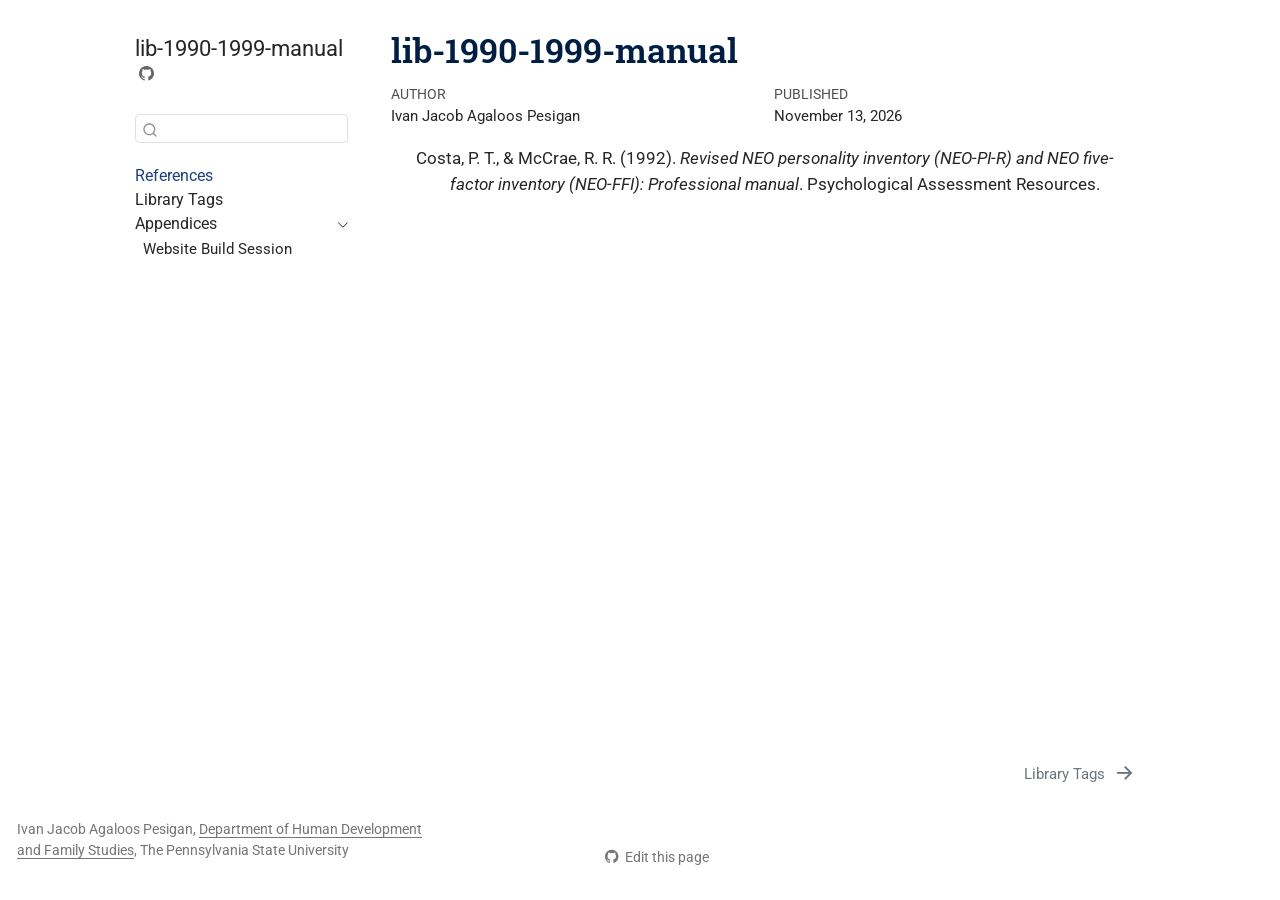
<file: index.html>
<!DOCTYPE html>
<html xmlns="http://www.w3.org/1999/xhtml" lang="en" xml:lang="en"><head>

<meta charset="utf-8">
<meta name="generator" content="quarto-1.10.18">

<meta name="viewport" content="width=device-width, initial-scale=1.0, user-scalable=yes">

<meta name="author" content="Ivan Jacob Agaloos Pesigan">
<meta name="dcterms.date" content="2026-11-13">

<title>lib-1990-1999-manual</title>
<style>
/* Default styles provided by pandoc.
** See https://pandoc.org/MANUAL.html#variables-for-html for config info.
*/
span.smallcaps{font-variant: small-caps;}
div.columns{display: flex; gap: 1.5em;}
div.column{flex: auto;}
@media screen {
div.columns{gap: min(4vw, 1.5em);}
div.column{overflow-x: auto;}
}
div.hanging-indent{margin-left: 1.5em; text-indent: -1.5em;}
ul.task-list{list-style: none;}
ul.task-list li input[type="checkbox"] {
  width: 0.8em;
  margin: 0 0.8em 0.2em -1em; /* quarto-specific, see https://github.com/quarto-dev/quarto-cli/issues/4556 */ 
  vertical-align: middle;
}
/* CSS for citations */
div.csl-bib-body { }
div.csl-entry {
  clear: both;
  margin-bottom: 0em;
}
.hanging-indent div.csl-entry {
  margin-left:2em;
  text-indent:-2em;
}
div.csl-left-margin {
  min-width:2em;
  float:left;
}
div.csl-right-inline {
  margin-left:2em;
  padding-left:1em;
}
div.csl-indent {
  margin-left: 2em;
}</style>


<script src="site_libs/quarto-nav/quarto-nav.js"></script>
<script src="site_libs/clipboard/clipboard.min.js"></script>
<script src="site_libs/quarto-search/autocomplete.umd.js"></script>
<script src="site_libs/quarto-search/fuse.min.js"></script>
<script src="site_libs/quarto-search/quarto-search.js"></script>
<meta name="quarto:offset" content="./">
<link href="./.setup/quarto/tags/tags.html" rel="next">
<script src="site_libs/quarto-html/quarto.js" type="module"></script>
<script src="site_libs/quarto-html/tabsets/tabsets.js" type="module"></script>
<script src="site_libs/quarto-html/popper.min.js"></script>
<script src="site_libs/quarto-html/tippy.umd.min.js"></script>
<script src="site_libs/quarto-html/anchor.min.js"></script>
<link href="site_libs/quarto-html/tippy.css" rel="stylesheet">
<link href="site_libs/quarto-html/quarto-syntax-highlighting-9f2e10f040d16531586f8c80be1a4e32.css" rel="stylesheet" id="quarto-text-highlighting-styles">
<script src="site_libs/bootstrap/bootstrap.min.js"></script>
<link href="site_libs/bootstrap/bootstrap-icons.css" rel="stylesheet">
<link href="site_libs/bootstrap/bootstrap-326118d5c9f124185c3bfa0db4b4ff32.min.css" rel="stylesheet" append-hash="true" id="quarto-bootstrap" data-mode="light">
<script id="quarto-search-options" type="application/json">{
  "location": "sidebar",
  "copy-button": false,
  "collapse-after": 3,
  "panel-placement": "start",
  "type": "textbox",
  "limit": 50,
  "keyboard-shortcut": [
    "f",
    "/",
    "s"
  ],
  "show-item-context": false,
  "language": {
    "search-no-results-text": "No results",
    "search-matching-documents-text": "matching documents",
    "search-copy-link-title": "Copy link to search",
    "search-hide-matches-text": "Hide additional matches",
    "search-more-match-text": "more match in this document",
    "search-more-matches-text": "more matches in this document",
    "search-clear-button-title": "Clear",
    "search-text-placeholder": "",
    "search-detached-cancel-button-title": "Cancel",
    "search-submit-button-title": "Submit",
    "search-label": "Search"
  }
}</script>


</head>

<body class="nav-sidebar floating fullcontent quarto-light">

<div id="quarto-search-results"></div>
  <header id="quarto-header" class="headroom fixed-top">
  <nav class="quarto-secondary-nav">
    <div class="container-fluid d-flex">
      <button type="button" class="quarto-btn-toggle btn" data-bs-toggle="collapse" role="button" data-bs-target=".quarto-sidebar-collapse-item" aria-controls="quarto-sidebar" aria-expanded="false" aria-label="Toggle sidebar navigation" onclick="if (window.quartoToggleHeadroom) { window.quartoToggleHeadroom(); }">
        <i class="bi bi-layout-text-sidebar-reverse"></i>
      </button>
        <nav class="quarto-page-breadcrumbs" aria-label="breadcrumb"><ol class="breadcrumb"><li class="breadcrumb-item"><a href="./index.html"><span class="chapter-title">References</span></a></li></ol></nav>
        <a class="flex-grow-1" role="navigation" data-bs-toggle="collapse" data-bs-target=".quarto-sidebar-collapse-item" aria-controls="quarto-sidebar" aria-expanded="false" aria-label="Toggle sidebar navigation" onclick="if (window.quartoToggleHeadroom) { window.quartoToggleHeadroom(); }">      
        </a>
      <button type="button" class="btn quarto-search-button" aria-label="Search" onclick="window.quartoOpenSearch();">
        <i class="bi bi-search"></i>
      </button>
    </div>
  </nav>
</header>
<!-- content -->
<div id="quarto-content" class="quarto-container page-columns page-rows-contents page-layout-article">
<!-- sidebar -->
  <nav id="quarto-sidebar" class="sidebar collapse collapse-horizontal quarto-sidebar-collapse-item sidebar-navigation floating overflow-auto">
    <div class="pt-lg-2 mt-2 text-left sidebar-header">
    <div class="sidebar-title mb-0 py-0">
      <a href="./">lib-1990-1999-manual</a> 
        <div class="sidebar-tools-main">
    <a href="https://github.com/ijapesigan/lib-1990-1999-manual" title="Source Code" class="quarto-navigation-tool px-1" aria-label="Source Code"><i class="bi bi-github"></i></a>
</div>
    </div>
      </div>
        <div class="mt-2 flex-shrink-0 align-items-center">
        <div class="sidebar-search">
        <div id="quarto-search" class="" title="Search"></div>
        </div>
        </div>
    <div class="sidebar-menu-container"> 
    <ul class="list-unstyled mt-1">
        <li class="sidebar-item">
  <div class="sidebar-item-container"> 
  <a href="./index.html" class="sidebar-item-text sidebar-link active"><span class="chapter-title">References</span></a>
  </div>
</li>
        <li class="sidebar-item">
  <div class="sidebar-item-container"> 
  <a href="./.setup/quarto/tags/tags.html" class="sidebar-item-text sidebar-link"><span class="chapter-title">Library Tags</span></a>
  </div>
</li>
        <li class="sidebar-item sidebar-item-section">
      <div class="sidebar-item-container"> 
            <a class="sidebar-item-text sidebar-link text-start" data-bs-toggle="collapse" data-bs-target="#quarto-sidebar-section-1" role="navigation" aria-expanded="true">
 <span class="menu-text">Appendices</span></a>
          <a class="sidebar-item-toggle text-start" data-bs-toggle="collapse" data-bs-target="#quarto-sidebar-section-1" role="navigation" aria-expanded="true" aria-label="Toggle section">
            <i class="bi bi-chevron-right ms-2"></i>
          </a> 
      </div>
      <ul id="quarto-sidebar-section-1" class="collapse list-unstyled sidebar-section depth1 show">  
          <li class="sidebar-item">
  <div class="sidebar-item-container"> 
  <a href="./.setup/quarto/session/session.html" class="sidebar-item-text sidebar-link"><span class="chapter-title">Website Build Session</span></a>
  </div>
</li>
      </ul>
  </li>
    </ul>
    </div>
</nav>
<div id="quarto-sidebar-glass" class="quarto-sidebar-collapse-item" data-bs-toggle="collapse" data-bs-target=".quarto-sidebar-collapse-item"></div>
<!-- margin-sidebar -->
    
<!-- main -->
<main class="content" id="quarto-document-content">

<header id="title-block-header" class="quarto-title-block default">
<div class="quarto-title">
<h1 class="title">lib-1990-1999-manual</h1>
</div>



<div class="quarto-title-meta">

    <div>
    <div class="quarto-title-meta-heading">Author</div>
    <div class="quarto-title-meta-contents">
             <p>Ivan Jacob Agaloos Pesigan </p>
          </div>
  </div>
    
    <div>
    <div class="quarto-title-meta-heading">Published</div>
    <div class="quarto-title-meta-contents">
      <p class="date">November 13, 2026</p>
    </div>
  </div>
  
    
  </div>
  


</header>


<div id="refs" class="references csl-bib-body hanging-indent" data-entry-spacing="0" data-line-spacing="2" role="list">
<div id="ref-Costa-McCrae-1992" class="csl-entry" role="listitem">
Costa, P. T., &amp; McCrae, R. R. (1992). <em>Revised <span>NEO</span>
personality inventory (<span>NEO-PI-R</span>) and <span>NEO</span>
five-factor inventory (<span>NEO-FFI</span>): Professional manual</em>.
Psychological Assessment Resources.
</div>
</div>



</main> <!-- /main -->
<script id="quarto-html-after-body" type="application/javascript">
  window.document.addEventListener("DOMContentLoaded", function (event) {
    const icon = "";
    const anchorJS = new window.AnchorJS();
    anchorJS.options = {
      placement: 'right',
      icon: icon
    };
    anchorJS.add('.anchored');
    const isCodeAnnotation = (el) => {
      for (const clz of el.classList) {
        if (clz.startsWith('code-annotation-')) {                     
          return true;
        }
      }
      return false;
    }
    const onCopySuccess = function(e) {
      // button target
      const button = e.trigger;
      // don't keep focus
      button.blur();
      // flash "checked"
      button.classList.add('code-copy-button-checked');
      var currentTitle = button.getAttribute("title");
      button.setAttribute("title", "Copied!");
      let tooltip;
      if (window.bootstrap) {
        button.setAttribute("data-bs-toggle", "tooltip");
        button.setAttribute("data-bs-placement", "left");
        button.setAttribute("data-bs-title", "Copied!");
        tooltip = new bootstrap.Tooltip(button, 
          { trigger: "manual", 
            customClass: "code-copy-button-tooltip",
            offset: [0, -8]});
        tooltip.show();    
      }
      setTimeout(function() {
        if (tooltip) {
          tooltip.hide();
          button.removeAttribute("data-bs-title");
          button.removeAttribute("data-bs-toggle");
          button.removeAttribute("data-bs-placement");
        }
        button.setAttribute("title", currentTitle);
        button.classList.remove('code-copy-button-checked');
      }, 1000);
      // clear code selection
      e.clearSelection();
    }
    const getTextToCopy = function(trigger) {
      const outerScaffold = trigger.parentElement.cloneNode(true);
      const codeEl = outerScaffold.querySelector('code');
      for (const childEl of codeEl.children) {
        if (isCodeAnnotation(childEl)) {
          childEl.remove();
        }
      }
      return codeEl.innerText;
    }
    const clipboard = new window.ClipboardJS('.code-copy-button:not([data-in-quarto-modal])', {
      text: getTextToCopy
    });
    clipboard.on('success', onCopySuccess);
    if (window.document.getElementById('quarto-embedded-source-code-modal')) {
      const clipboardModal = new window.ClipboardJS('.code-copy-button[data-in-quarto-modal]', {
        text: getTextToCopy,
        container: window.document.getElementById('quarto-embedded-source-code-modal')
      });
      clipboardModal.on('success', onCopySuccess);
    }
      var localhostRegex = new RegExp(/^(?:http|https):\/\/localhost\:?[0-9]*\//);
      var mailtoRegex = new RegExp(/^mailto:/);
        var filterRegex = new RegExp("https:\/\/ijapesigan\.github\.io\/lib-1990-1999-manual\/index\.html");
      var isInternal = (href) => {
          return filterRegex.test(href) || localhostRegex.test(href) || mailtoRegex.test(href);
      }
      // Inspect non-navigation links and adorn them if external
     var links = window.document.querySelectorAll('a[href]:not(.nav-link):not(.navbar-brand):not(.toc-action):not(.sidebar-link):not(.sidebar-item-toggle):not(.pagination-link):not(.no-external):not([aria-hidden]):not(.dropdown-item):not(.quarto-navigation-tool):not(.about-link)');
      for (var i=0; i<links.length; i++) {
        const link = links[i];
        if (!isInternal(link.href)) {
          // undo the damage that might have been done by quarto-nav.js in the case of
          // links that we want to consider external
          if (link.dataset.originalHref !== undefined) {
            link.href = link.dataset.originalHref;
          }
        }
      }
    function tippyHover(el, contentFn, onTriggerFn, onUntriggerFn) {
      const config = {
        allowHTML: true,
        maxWidth: 500,
        delay: 100,
        arrow: false,
        appendTo: function(el) {
            return el.parentElement;
        },
        interactive: true,
        interactiveBorder: 10,
        theme: 'quarto',
        placement: 'bottom-start',
      };
      if (contentFn) {
        config.content = contentFn;
      }
      if (onTriggerFn) {
        config.onTrigger = onTriggerFn;
      }
      if (onUntriggerFn) {
        config.onUntrigger = onUntriggerFn;
      }
      window.tippy(el, config); 
    }
    const noterefs = window.document.querySelectorAll('a[role="doc-noteref"]');
    for (var i=0; i<noterefs.length; i++) {
      const ref = noterefs[i];
      tippyHover(ref, function() {
        // use id or data attribute instead here
        let href = ref.getAttribute('data-footnote-href') || ref.getAttribute('href');
        try { href = new URL(href).hash; } catch {}
        const id = href.replace(/^#\/?/, "");
        const note = window.document.getElementById(id);
        if (note) {
          return note.innerHTML;
        } else {
          return "";
        }
      });
    }
    const xrefs = window.document.querySelectorAll('a.quarto-xref');
    const processXRef = (id, note) => {
      // Strip column container classes
      const stripColumnClz = (el) => {
        el.classList.remove("page-full", "page-columns");
        if (el.children) {
          for (const child of el.children) {
            stripColumnClz(child);
          }
        }
      }
      stripColumnClz(note)
      if (id === null || id.startsWith('sec-')) {
        // Special case sections, only their first couple elements
        const container = document.createElement("div");
        if (note.children && note.children.length > 2) {
          container.appendChild(note.children[0].cloneNode(true));
          for (let i = 1; i < note.children.length; i++) {
            const child = note.children[i];
            if (child.tagName === "P" && child.innerText === "") {
              continue;
            } else {
              container.appendChild(child.cloneNode(true));
              break;
            }
          }
          if (window.Quarto?.typesetMath) {
            window.Quarto.typesetMath(container);
          }
          return container.innerHTML
        } else {
          if (window.Quarto?.typesetMath) {
            window.Quarto.typesetMath(note);
          }
          return note.innerHTML;
        }
      } else {
        // Remove any anchor links if they are present
        const anchorLink = note.querySelector('a.anchorjs-link');
        if (anchorLink) {
          anchorLink.remove();
        }
        if (window.Quarto?.typesetMath) {
          window.Quarto.typesetMath(note);
        }
        if (note.classList.contains("callout")) {
          return note.outerHTML;
        } else {
          return note.innerHTML;
        }
      }
    }
    for (var i=0; i<xrefs.length; i++) {
      const xref = xrefs[i];
      tippyHover(xref, undefined, function(instance) {
        instance.disable();
        let url = xref.getAttribute('href');
        let hash = undefined; 
        if (url.startsWith('#')) {
          hash = url;
        } else {
          try { hash = new URL(url).hash; } catch {}
        }
        if (hash) {
          const id = hash.replace(/^#\/?/, "");
          const note = window.document.getElementById(id);
          if (note !== null) {
            try {
              const html = processXRef(id, note.cloneNode(true));
              instance.setContent(html);
            } finally {
              instance.enable();
              instance.show();
            }
          } else {
            // See if we can fetch this
            fetch(url.split('#')[0])
            .then(res => res.text())
            .then(html => {
              const parser = new DOMParser();
              const htmlDoc = parser.parseFromString(html, "text/html");
              const note = htmlDoc.getElementById(id);
              if (note !== null) {
                const html = processXRef(id, note);
                instance.setContent(html);
              } 
            }).finally(() => {
              instance.enable();
              instance.show();
            });
          }
        } else {
          // See if we can fetch a full url (with no hash to target)
          // This is a special case and we should probably do some content thinning / targeting
          fetch(url)
          .then(res => res.text())
          .then(html => {
            const parser = new DOMParser();
            const htmlDoc = parser.parseFromString(html, "text/html");
            const note = htmlDoc.querySelector('main.content');
            if (note !== null) {
              // This should only happen for chapter cross references
              // (since there is no id in the URL)
              // remove the first header
              if (note.children.length > 0 && note.children[0].tagName === "HEADER") {
                note.children[0].remove();
              }
              const html = processXRef(null, note);
              instance.setContent(html);
            } 
          }).finally(() => {
            instance.enable();
            instance.show();
          });
        }
      }, function(instance) {
      });
    }
        let selectedAnnoteEl;
        const selectorForAnnotation = ( cell, annotation) => {
          let cellAttr = 'data-code-cell="' + cell + '"';
          let lineAttr = 'data-code-annotation="' +  annotation + '"';
          const selector = 'span[' + cellAttr + '][' + lineAttr + ']';
          return selector;
        }
        const selectCodeLines = (annoteEl) => {
          const doc = window.document;
          const targetCell = annoteEl.getAttribute("data-target-cell");
          const targetAnnotation = annoteEl.getAttribute("data-target-annotation");
          const annoteSpan = window.document.querySelector(selectorForAnnotation(targetCell, targetAnnotation));
          const lines = annoteSpan.getAttribute("data-code-lines").split(",");
          const lineIds = lines.map((line) => {
            return targetCell + "-" + line;
          })
          let top = null;
          let height = null;
          let parent = null;
          if (lineIds.length > 0) {
              //compute the position of the single el (top and bottom and make a div)
              const el = window.document.getElementById(lineIds[0]);
              top = el.offsetTop;
              height = el.offsetHeight;
              parent = el.parentElement.parentElement;
            if (lineIds.length > 1) {
              const lastEl = window.document.getElementById(lineIds[lineIds.length - 1]);
              const bottom = lastEl.offsetTop + lastEl.offsetHeight;
              height = bottom - top;
            }
            if (top !== null && height !== null && parent !== null) {
              // cook up a div (if necessary) and position it 
              let div = window.document.getElementById("code-annotation-line-highlight");
              if (div === null) {
                div = window.document.createElement("div");
                div.setAttribute("id", "code-annotation-line-highlight");
                div.style.position = 'absolute';
                parent.appendChild(div);
              }
              div.style.top = top - 2 + "px";
              div.style.height = height + 4 + "px";
              div.style.left = 0;
              let gutterDiv = window.document.getElementById("code-annotation-line-highlight-gutter");
              if (gutterDiv === null) {
                gutterDiv = window.document.createElement("div");
                gutterDiv.setAttribute("id", "code-annotation-line-highlight-gutter");
                gutterDiv.style.position = 'absolute';
                const codeCell = window.document.getElementById(targetCell);
                const gutter = codeCell.querySelector('.code-annotation-gutter');
                gutter.appendChild(gutterDiv);
              }
              gutterDiv.style.top = top - 2 + "px";
              gutterDiv.style.height = height + 4 + "px";
            }
            selectedAnnoteEl = annoteEl;
          }
        };
        const unselectCodeLines = () => {
          const elementsIds = ["code-annotation-line-highlight", "code-annotation-line-highlight-gutter"];
          elementsIds.forEach((elId) => {
            const div = window.document.getElementById(elId);
            if (div) {
              div.remove();
            }
          });
          selectedAnnoteEl = undefined;
        };
          // Handle positioning of the toggle
      window.addEventListener(
        "resize",
        throttle(() => {
          elRect = undefined;
          if (selectedAnnoteEl) {
            selectCodeLines(selectedAnnoteEl);
          }
        }, 10)
      );
      function throttle(fn, ms) {
      let throttle = false;
      let timer;
        return (...args) => {
          if(!throttle) { // first call gets through
              fn.apply(this, args);
              throttle = true;
          } else { // all the others get throttled
              if(timer) clearTimeout(timer); // cancel #2
              timer = setTimeout(() => {
                fn.apply(this, args);
                timer = throttle = false;
              }, ms);
          }
        };
      }
        // Attach click handler to the DT
        const annoteDls = window.document.querySelectorAll('dt[data-target-cell]');
        for (const annoteDlNode of annoteDls) {
          annoteDlNode.addEventListener('click', (event) => {
            const clickedEl = event.target;
            if (clickedEl !== selectedAnnoteEl) {
              unselectCodeLines();
              const activeEl = window.document.querySelector('dt[data-target-cell].code-annotation-active');
              if (activeEl) {
                activeEl.classList.remove('code-annotation-active');
              }
              selectCodeLines(clickedEl);
              clickedEl.classList.add('code-annotation-active');
            } else {
              // Unselect the line
              unselectCodeLines();
              clickedEl.classList.remove('code-annotation-active');
            }
          });
        }
    const findCites = (el) => {
      const parentEl = el.parentElement;
      if (parentEl) {
        const cites = parentEl.dataset.cites;
        if (cites) {
          return {
            el,
            cites: cites.split(' ')
          };
        } else {
          return findCites(el.parentElement)
        }
      } else {
        return undefined;
      }
    };
    var bibliorefs = window.document.querySelectorAll('a[role="doc-biblioref"]');
    for (var i=0; i<bibliorefs.length; i++) {
      const ref = bibliorefs[i];
      const citeInfo = findCites(ref);
      if (citeInfo) {
        tippyHover(citeInfo.el, function() {
          var popup = window.document.createElement('div');
          citeInfo.cites.forEach(function(cite) {
            var citeDiv = window.document.createElement('div');
            citeDiv.classList.add('hanging-indent');
            citeDiv.classList.add('csl-entry');
            var biblioDiv = window.document.getElementById('ref-' + cite);
            if (biblioDiv) {
              citeDiv.innerHTML = biblioDiv.innerHTML;
            }
            popup.appendChild(citeDiv);
          });
          return popup.innerHTML;
        });
      }
    }
  });
  </script>
<nav class="page-navigation">
  <div class="nav-page nav-page-previous">
  </div>
  <div class="nav-page nav-page-next">
      <a href="./.setup/quarto/tags/tags.html" class="pagination-link" aria-label="Library Tags">
        <span class="nav-page-text"><span class="chapter-title">Library Tags</span></span> <i class="bi bi-arrow-right-short"></i>
      </a>
  </div>
</nav>
</div> <!-- /content -->
<footer class="footer">
  <div class="nav-footer">
    <div class="nav-footer-left">
<p>Ivan Jacob Agaloos Pesigan, <a href="https://hhd.psu.edu/hdfs">Department of Human Development and Family Studies</a>, The Pennsylvania State University</p>
</div>   
    <div class="nav-footer-center">
      &nbsp;
    <div class="toc-actions"><ul><li><a href="https://github.com/ijapesigan/lib-1990-1999-manual/edit/main/index.qmd" class="toc-action"><i class="bi bi-github"></i>Edit this page</a></li></ul></div></div>
    <div class="nav-footer-right">
      &nbsp;
    </div>
  </div>
</footer>




</body></html>
</file>
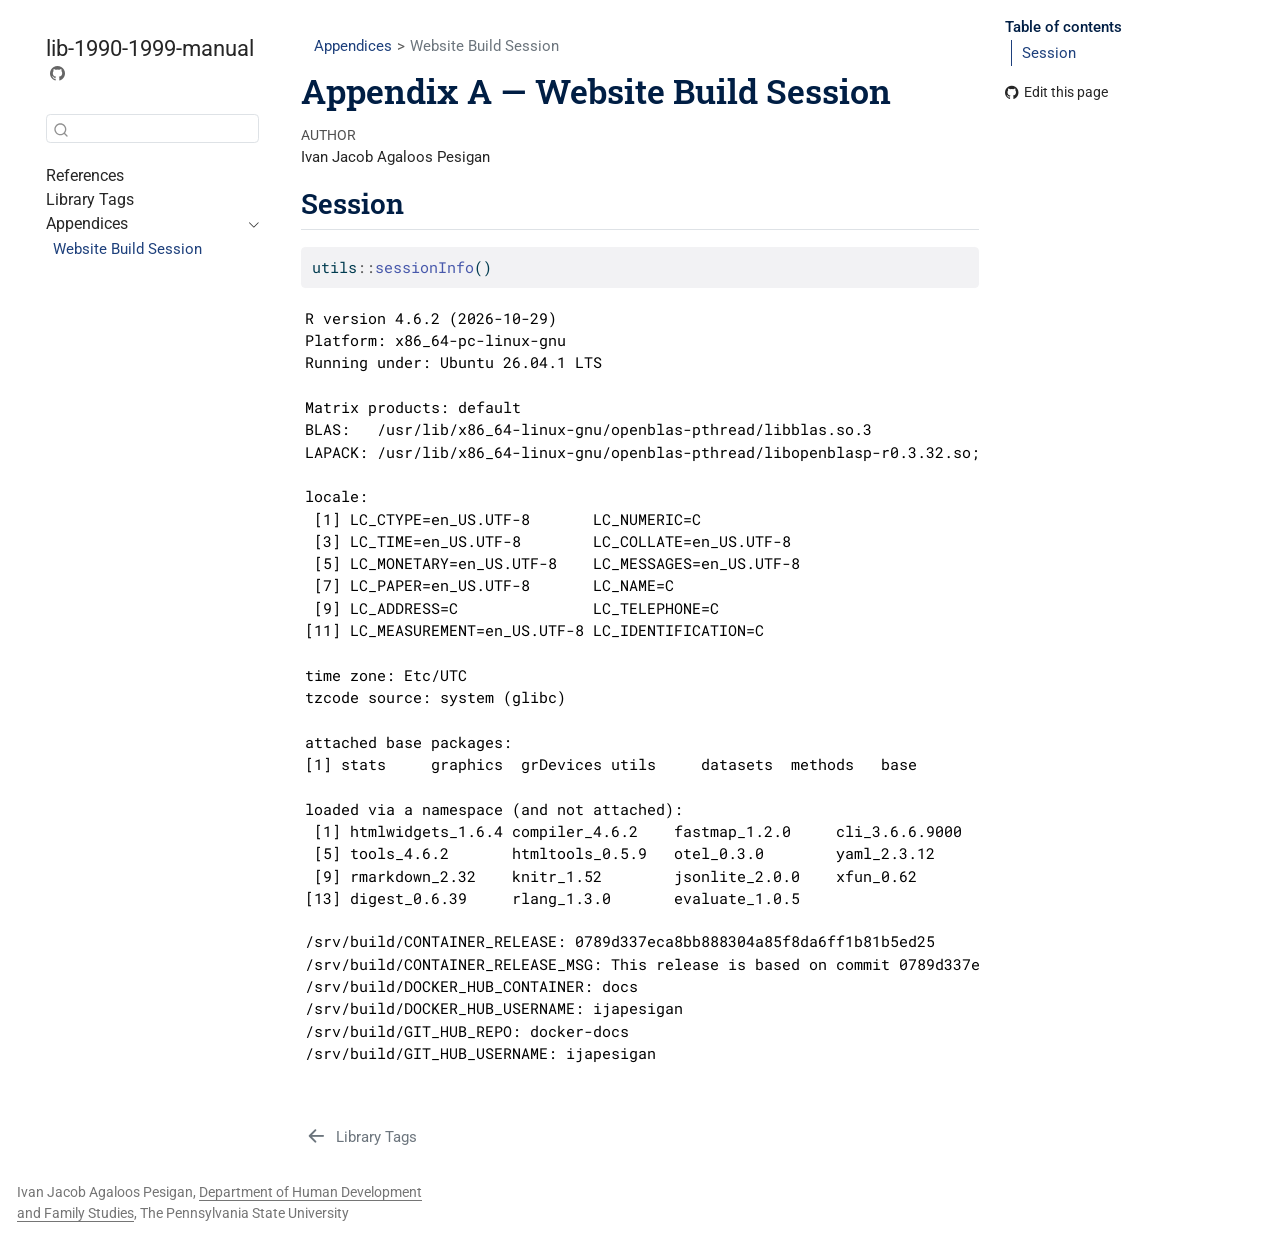
<file: .setup/quarto/session/session.html>
<!DOCTYPE html>
<html xmlns="http://www.w3.org/1999/xhtml" lang="en" xml:lang="en"><head>

<meta charset="utf-8">
<meta name="generator" content="quarto-1.10.18">

<meta name="viewport" content="width=device-width, initial-scale=1.0, user-scalable=yes">

<meta name="author" content="Ivan Jacob Agaloos Pesigan">

<title>Appendix A — Website Build Session – lib-1990-1999-manual</title>
<style>
/* Default styles provided by pandoc.
** See https://pandoc.org/MANUAL.html#variables-for-html for config info.
*/
span.smallcaps{font-variant: small-caps;}
div.columns{display: flex; gap: 1.5em;}
div.column{flex: auto;}
@media screen {
div.columns{gap: min(4vw, 1.5em);}
div.column{overflow-x: auto;}
}
div.hanging-indent{margin-left: 1.5em; text-indent: -1.5em;}
ul.task-list{list-style: none;}
ul.task-list li input[type="checkbox"] {
  width: 0.8em;
  margin: 0 0.8em 0.2em -1em; /* quarto-specific, see https://github.com/quarto-dev/quarto-cli/issues/4556 */ 
  vertical-align: middle;
}
/* CSS for syntax highlighting */
html { -webkit-text-size-adjust: 100%; }
pre > code.sourceCode { white-space: pre; position: relative; }
pre > code.sourceCode > span { display: inline-block; line-height: 1.25; }
pre > code.sourceCode > span:empty { height: 1.2em; }
.sourceCode { overflow: visible; }
code.sourceCode > span { color: inherit; text-decoration: inherit; }
div.sourceCode { margin: 1em 0; }
pre.sourceCode { margin: 0; }
@media screen {
div.sourceCode { overflow: auto; }
}
@media print {
pre > code.sourceCode { white-space: pre-wrap; }
pre > code.sourceCode > span { text-indent: -5em; padding-left: 5em; }
}
pre.numberSource code
  { counter-reset: source-line 0; }
pre.numberSource code > span
  { position: relative; left: -4em; counter-increment: source-line; }
pre.numberSource code > span > a:first-child::before
  { content: counter(source-line);
    position: relative; left: -1em; text-align: right; vertical-align: baseline;
    border: none; display: inline-block;
    -webkit-touch-callout: none; -webkit-user-select: none;
    -khtml-user-select: none; -moz-user-select: none;
    -ms-user-select: none; user-select: none;
    padding: 0 4px; width: 4em;
  }
pre.numberSource { margin-left: 3em;  padding-left: 4px; }
div.sourceCode
  {   }
@media screen {
pre > code.sourceCode > span > a:first-child::before { text-decoration: underline; }
}
</style>


<script src="../../../site_libs/quarto-nav/quarto-nav.js"></script>
<script src="../../../site_libs/clipboard/clipboard.min.js"></script>
<script src="../../../site_libs/quarto-search/autocomplete.umd.js"></script>
<script src="../../../site_libs/quarto-search/fuse.min.js"></script>
<script src="../../../site_libs/quarto-search/quarto-search.js"></script>
<meta name="quarto:offset" content="../../../">
<link href="../../../.setup/quarto/tags/tags.html" rel="prev">
<script src="../../../site_libs/quarto-html/quarto.js" type="module"></script>
<script src="../../../site_libs/quarto-html/tabsets/tabsets.js" type="module"></script>
<script src="../../../site_libs/quarto-html/popper.min.js"></script>
<script src="../../../site_libs/quarto-html/tippy.umd.min.js"></script>
<script src="../../../site_libs/quarto-html/anchor.min.js"></script>
<link href="../../../site_libs/quarto-html/tippy.css" rel="stylesheet">
<link href="../../../site_libs/quarto-html/quarto-syntax-highlighting-9f2e10f040d16531586f8c80be1a4e32.css" rel="stylesheet" id="quarto-text-highlighting-styles">
<script src="../../../site_libs/bootstrap/bootstrap.min.js"></script>
<link href="../../../site_libs/bootstrap/bootstrap-icons.css" rel="stylesheet">
<link href="../../../site_libs/bootstrap/bootstrap-326118d5c9f124185c3bfa0db4b4ff32.min.css" rel="stylesheet" append-hash="true" id="quarto-bootstrap" data-mode="light">
<script id="quarto-search-options" type="application/json">{
  "location": "sidebar",
  "copy-button": false,
  "collapse-after": 3,
  "panel-placement": "start",
  "type": "textbox",
  "limit": 50,
  "keyboard-shortcut": [
    "f",
    "/",
    "s"
  ],
  "show-item-context": false,
  "language": {
    "search-no-results-text": "No results",
    "search-matching-documents-text": "matching documents",
    "search-copy-link-title": "Copy link to search",
    "search-hide-matches-text": "Hide additional matches",
    "search-more-match-text": "more match in this document",
    "search-more-matches-text": "more matches in this document",
    "search-clear-button-title": "Clear",
    "search-text-placeholder": "",
    "search-detached-cancel-button-title": "Cancel",
    "search-submit-button-title": "Submit",
    "search-label": "Search"
  }
}</script>


</head>

<body class="nav-sidebar floating quarto-light">

<div id="quarto-search-results"></div>
  <header id="quarto-header" class="headroom fixed-top">
  <nav class="quarto-secondary-nav">
    <div class="container-fluid d-flex">
      <button type="button" class="quarto-btn-toggle btn" data-bs-toggle="collapse" role="button" data-bs-target=".quarto-sidebar-collapse-item" aria-controls="quarto-sidebar" aria-expanded="false" aria-label="Toggle sidebar navigation" onclick="if (window.quartoToggleHeadroom) { window.quartoToggleHeadroom(); }">
        <i class="bi bi-layout-text-sidebar-reverse"></i>
      </button>
        <nav class="quarto-page-breadcrumbs" aria-label="breadcrumb"><ol class="breadcrumb"><li class="breadcrumb-item"><a href="../../../.setup/quarto/session/session.html">Appendices</a></li><li class="breadcrumb-item"><a href="../../../.setup/quarto/session/session.html"><span class="chapter-title">Website Build Session</span></a></li></ol></nav>
        <a class="flex-grow-1" role="navigation" data-bs-toggle="collapse" data-bs-target=".quarto-sidebar-collapse-item" aria-controls="quarto-sidebar" aria-expanded="false" aria-label="Toggle sidebar navigation" onclick="if (window.quartoToggleHeadroom) { window.quartoToggleHeadroom(); }">      
        </a>
      <button type="button" class="btn quarto-search-button" aria-label="Search" onclick="window.quartoOpenSearch();">
        <i class="bi bi-search"></i>
      </button>
    </div>
  </nav>
</header>
<!-- content -->
<div id="quarto-content" class="quarto-container page-columns page-rows-contents page-layout-article">
<!-- sidebar -->
  <nav id="quarto-sidebar" class="sidebar collapse collapse-horizontal quarto-sidebar-collapse-item sidebar-navigation floating overflow-auto">
    <div class="pt-lg-2 mt-2 text-left sidebar-header">
    <div class="sidebar-title mb-0 py-0">
      <a href="../../../">lib-1990-1999-manual</a> 
        <div class="sidebar-tools-main">
    <a href="https://github.com/ijapesigan/lib-1990-1999-manual" title="Source Code" class="quarto-navigation-tool px-1" aria-label="Source Code"><i class="bi bi-github"></i></a>
</div>
    </div>
      </div>
        <div class="mt-2 flex-shrink-0 align-items-center">
        <div class="sidebar-search">
        <div id="quarto-search" class="" title="Search"></div>
        </div>
        </div>
    <div class="sidebar-menu-container"> 
    <ul class="list-unstyled mt-1">
        <li class="sidebar-item">
  <div class="sidebar-item-container"> 
  <a href="../../../index.html" class="sidebar-item-text sidebar-link"><span class="chapter-title">References</span></a>
  </div>
</li>
        <li class="sidebar-item">
  <div class="sidebar-item-container"> 
  <a href="../../../.setup/quarto/tags/tags.html" class="sidebar-item-text sidebar-link"><span class="chapter-title">Library Tags</span></a>
  </div>
</li>
        <li class="sidebar-item sidebar-item-section">
      <div class="sidebar-item-container"> 
            <a class="sidebar-item-text sidebar-link text-start" data-bs-toggle="collapse" data-bs-target="#quarto-sidebar-section-1" role="navigation" aria-expanded="true">
 <span class="menu-text">Appendices</span></a>
          <a class="sidebar-item-toggle text-start" data-bs-toggle="collapse" data-bs-target="#quarto-sidebar-section-1" role="navigation" aria-expanded="true" aria-label="Toggle section">
            <i class="bi bi-chevron-right ms-2"></i>
          </a> 
      </div>
      <ul id="quarto-sidebar-section-1" class="collapse list-unstyled sidebar-section depth1 show">  
          <li class="sidebar-item">
  <div class="sidebar-item-container"> 
  <a href="../../../.setup/quarto/session/session.html" class="sidebar-item-text sidebar-link active"><span class="chapter-title">Website Build Session</span></a>
  </div>
</li>
      </ul>
  </li>
    </ul>
    </div>
</nav>
<div id="quarto-sidebar-glass" class="quarto-sidebar-collapse-item" data-bs-toggle="collapse" data-bs-target=".quarto-sidebar-collapse-item"></div>
<!-- margin-sidebar -->
    <div id="quarto-margin-sidebar" class="sidebar margin-sidebar">
        <nav id="TOC" role="doc-toc" class="toc-active">
    <h2 id="toc-title">Table of contents</h2>
   
  <ul>
  <li><a href="#session" id="toc-session" class="nav-link active" data-scroll-target="#session">Session</a></li>
  </ul>
<div class="toc-actions"><ul><li><a href="https://github.com/ijapesigan/lib-1990-1999-manual/edit/main/.setup/quarto/session/session.qmd" class="toc-action"><i class="bi bi-github"></i>Edit this page</a></li></ul></div></nav>
    </div>
<!-- main -->
<main class="content" id="quarto-document-content">

<header id="title-block-header" class="quarto-title-block default"><nav class="quarto-page-breadcrumbs quarto-title-breadcrumbs d-none d-lg-block" aria-label="breadcrumb"><ol class="breadcrumb"><li class="breadcrumb-item"><a href="../../../.setup/quarto/session/session.html">Appendices</a></li><li class="breadcrumb-item"><a href="../../../.setup/quarto/session/session.html"><span class="chapter-title">Website Build Session</span></a></li></ol></nav>
<div class="quarto-title">
<h1 class="title">Appendix A — Website Build Session</h1>
</div>



<div class="quarto-title-meta">

    <div>
    <div class="quarto-title-meta-heading">Author</div>
    <div class="quarto-title-meta-contents">
             <p>Ivan Jacob Agaloos Pesigan </p>
          </div>
  </div>
    
  
    
  </div>
  


</header>


<section id="session" class="level2">
<h2 class="anchored" data-anchor-id="session">Session</h2>
<div class="cell">
<div class="code-copy-outer-scaffold"><div class="sourceCode cell-code" id="cb1"><pre class="sourceCode r code-with-copy"><code class="sourceCode r"><span id="cb1-1"><a href="#cb1-1" aria-hidden="true" tabindex="-1"></a>utils<span class="sc">::</span><span class="fu">sessionInfo</span>()</span></code></pre></div><button title="Copy to Clipboard" class="code-copy-button"><i class="bi"></i></button></div>
<div class="cell-output cell-output-stdout">
<pre><code>R version 4.6.2 (2026-10-29)
Platform: x86_64-pc-linux-gnu
Running under: Ubuntu 26.04.1 LTS

Matrix products: default
BLAS:   /usr/lib/x86_64-linux-gnu/openblas-pthread/libblas.so.3 
LAPACK: /usr/lib/x86_64-linux-gnu/openblas-pthread/libopenblasp-r0.3.32.so;  LAPACK version 3.12.0

locale:
 [1] LC_CTYPE=en_US.UTF-8       LC_NUMERIC=C              
 [3] LC_TIME=en_US.UTF-8        LC_COLLATE=en_US.UTF-8    
 [5] LC_MONETARY=en_US.UTF-8    LC_MESSAGES=en_US.UTF-8   
 [7] LC_PAPER=en_US.UTF-8       LC_NAME=C                 
 [9] LC_ADDRESS=C               LC_TELEPHONE=C            
[11] LC_MEASUREMENT=en_US.UTF-8 LC_IDENTIFICATION=C       

time zone: Etc/UTC
tzcode source: system (glibc)

attached base packages:
[1] stats     graphics  grDevices utils     datasets  methods   base     

loaded via a namespace (and not attached):
 [1] htmlwidgets_1.6.4 compiler_4.6.2    fastmap_1.2.0     cli_3.6.6.9000   
 [5] tools_4.6.2       htmltools_0.5.9   otel_0.3.0        yaml_2.3.12      
 [9] rmarkdown_2.32    knitr_1.52        jsonlite_2.0.0    xfun_0.62        
[13] digest_0.6.39     rlang_1.3.0       evaluate_1.0.5   </code></pre>
</div>
</div>
<div class="cell">
<div class="cell-output cell-output-stdout">
<pre><code>/srv/build/CONTAINER_RELEASE: 0789d337eca8bb888304a85f8da6ff1b81b5ed25
/srv/build/CONTAINER_RELEASE_MSG: This release is based on commit 0789d337eca8bb888304a85f8da6ff1b81b5ed25.
/srv/build/DOCKER_HUB_CONTAINER: docs
/srv/build/DOCKER_HUB_USERNAME: ijapesigan
/srv/build/GIT_HUB_REPO: docker-docs
/srv/build/GIT_HUB_USERNAME: ijapesigan</code></pre>
</div>
</div>


</section>

</main> <!-- /main -->
<script id="quarto-html-after-body" type="application/javascript">
  window.document.addEventListener("DOMContentLoaded", function (event) {
    const icon = "";
    const anchorJS = new window.AnchorJS();
    anchorJS.options = {
      placement: 'right',
      icon: icon
    };
    anchorJS.add('.anchored');
    const isCodeAnnotation = (el) => {
      for (const clz of el.classList) {
        if (clz.startsWith('code-annotation-')) {                     
          return true;
        }
      }
      return false;
    }
    const onCopySuccess = function(e) {
      // button target
      const button = e.trigger;
      // don't keep focus
      button.blur();
      // flash "checked"
      button.classList.add('code-copy-button-checked');
      var currentTitle = button.getAttribute("title");
      button.setAttribute("title", "Copied!");
      let tooltip;
      if (window.bootstrap) {
        button.setAttribute("data-bs-toggle", "tooltip");
        button.setAttribute("data-bs-placement", "left");
        button.setAttribute("data-bs-title", "Copied!");
        tooltip = new bootstrap.Tooltip(button, 
          { trigger: "manual", 
            customClass: "code-copy-button-tooltip",
            offset: [0, -8]});
        tooltip.show();    
      }
      setTimeout(function() {
        if (tooltip) {
          tooltip.hide();
          button.removeAttribute("data-bs-title");
          button.removeAttribute("data-bs-toggle");
          button.removeAttribute("data-bs-placement");
        }
        button.setAttribute("title", currentTitle);
        button.classList.remove('code-copy-button-checked');
      }, 1000);
      // clear code selection
      e.clearSelection();
    }
    const getTextToCopy = function(trigger) {
      const outerScaffold = trigger.parentElement.cloneNode(true);
      const codeEl = outerScaffold.querySelector('code');
      for (const childEl of codeEl.children) {
        if (isCodeAnnotation(childEl)) {
          childEl.remove();
        }
      }
      return codeEl.innerText;
    }
    const clipboard = new window.ClipboardJS('.code-copy-button:not([data-in-quarto-modal])', {
      text: getTextToCopy
    });
    clipboard.on('success', onCopySuccess);
    if (window.document.getElementById('quarto-embedded-source-code-modal')) {
      const clipboardModal = new window.ClipboardJS('.code-copy-button[data-in-quarto-modal]', {
        text: getTextToCopy,
        container: window.document.getElementById('quarto-embedded-source-code-modal')
      });
      clipboardModal.on('success', onCopySuccess);
    }
      var localhostRegex = new RegExp(/^(?:http|https):\/\/localhost\:?[0-9]*\//);
      var mailtoRegex = new RegExp(/^mailto:/);
        var filterRegex = new RegExp("https:\/\/ijapesigan\.github\.io\/lib-1990-1999-manual\/index\.html");
      var isInternal = (href) => {
          return filterRegex.test(href) || localhostRegex.test(href) || mailtoRegex.test(href);
      }
      // Inspect non-navigation links and adorn them if external
     var links = window.document.querySelectorAll('a[href]:not(.nav-link):not(.navbar-brand):not(.toc-action):not(.sidebar-link):not(.sidebar-item-toggle):not(.pagination-link):not(.no-external):not([aria-hidden]):not(.dropdown-item):not(.quarto-navigation-tool):not(.about-link)');
      for (var i=0; i<links.length; i++) {
        const link = links[i];
        if (!isInternal(link.href)) {
          // undo the damage that might have been done by quarto-nav.js in the case of
          // links that we want to consider external
          if (link.dataset.originalHref !== undefined) {
            link.href = link.dataset.originalHref;
          }
        }
      }
    function tippyHover(el, contentFn, onTriggerFn, onUntriggerFn) {
      const config = {
        allowHTML: true,
        maxWidth: 500,
        delay: 100,
        arrow: false,
        appendTo: function(el) {
            return el.parentElement;
        },
        interactive: true,
        interactiveBorder: 10,
        theme: 'quarto',
        placement: 'bottom-start',
      };
      if (contentFn) {
        config.content = contentFn;
      }
      if (onTriggerFn) {
        config.onTrigger = onTriggerFn;
      }
      if (onUntriggerFn) {
        config.onUntrigger = onUntriggerFn;
      }
      window.tippy(el, config); 
    }
    const noterefs = window.document.querySelectorAll('a[role="doc-noteref"]');
    for (var i=0; i<noterefs.length; i++) {
      const ref = noterefs[i];
      tippyHover(ref, function() {
        // use id or data attribute instead here
        let href = ref.getAttribute('data-footnote-href') || ref.getAttribute('href');
        try { href = new URL(href).hash; } catch {}
        const id = href.replace(/^#\/?/, "");
        const note = window.document.getElementById(id);
        if (note) {
          return note.innerHTML;
        } else {
          return "";
        }
      });
    }
    const xrefs = window.document.querySelectorAll('a.quarto-xref');
    const processXRef = (id, note) => {
      // Strip column container classes
      const stripColumnClz = (el) => {
        el.classList.remove("page-full", "page-columns");
        if (el.children) {
          for (const child of el.children) {
            stripColumnClz(child);
          }
        }
      }
      stripColumnClz(note)
      if (id === null || id.startsWith('sec-')) {
        // Special case sections, only their first couple elements
        const container = document.createElement("div");
        if (note.children && note.children.length > 2) {
          container.appendChild(note.children[0].cloneNode(true));
          for (let i = 1; i < note.children.length; i++) {
            const child = note.children[i];
            if (child.tagName === "P" && child.innerText === "") {
              continue;
            } else {
              container.appendChild(child.cloneNode(true));
              break;
            }
          }
          if (window.Quarto?.typesetMath) {
            window.Quarto.typesetMath(container);
          }
          return container.innerHTML
        } else {
          if (window.Quarto?.typesetMath) {
            window.Quarto.typesetMath(note);
          }
          return note.innerHTML;
        }
      } else {
        // Remove any anchor links if they are present
        const anchorLink = note.querySelector('a.anchorjs-link');
        if (anchorLink) {
          anchorLink.remove();
        }
        if (window.Quarto?.typesetMath) {
          window.Quarto.typesetMath(note);
        }
        if (note.classList.contains("callout")) {
          return note.outerHTML;
        } else {
          return note.innerHTML;
        }
      }
    }
    for (var i=0; i<xrefs.length; i++) {
      const xref = xrefs[i];
      tippyHover(xref, undefined, function(instance) {
        instance.disable();
        let url = xref.getAttribute('href');
        let hash = undefined; 
        if (url.startsWith('#')) {
          hash = url;
        } else {
          try { hash = new URL(url).hash; } catch {}
        }
        if (hash) {
          const id = hash.replace(/^#\/?/, "");
          const note = window.document.getElementById(id);
          if (note !== null) {
            try {
              const html = processXRef(id, note.cloneNode(true));
              instance.setContent(html);
            } finally {
              instance.enable();
              instance.show();
            }
          } else {
            // See if we can fetch this
            fetch(url.split('#')[0])
            .then(res => res.text())
            .then(html => {
              const parser = new DOMParser();
              const htmlDoc = parser.parseFromString(html, "text/html");
              const note = htmlDoc.getElementById(id);
              if (note !== null) {
                const html = processXRef(id, note);
                instance.setContent(html);
              } 
            }).finally(() => {
              instance.enable();
              instance.show();
            });
          }
        } else {
          // See if we can fetch a full url (with no hash to target)
          // This is a special case and we should probably do some content thinning / targeting
          fetch(url)
          .then(res => res.text())
          .then(html => {
            const parser = new DOMParser();
            const htmlDoc = parser.parseFromString(html, "text/html");
            const note = htmlDoc.querySelector('main.content');
            if (note !== null) {
              // This should only happen for chapter cross references
              // (since there is no id in the URL)
              // remove the first header
              if (note.children.length > 0 && note.children[0].tagName === "HEADER") {
                note.children[0].remove();
              }
              const html = processXRef(null, note);
              instance.setContent(html);
            } 
          }).finally(() => {
            instance.enable();
            instance.show();
          });
        }
      }, function(instance) {
      });
    }
        let selectedAnnoteEl;
        const selectorForAnnotation = ( cell, annotation) => {
          let cellAttr = 'data-code-cell="' + cell + '"';
          let lineAttr = 'data-code-annotation="' +  annotation + '"';
          const selector = 'span[' + cellAttr + '][' + lineAttr + ']';
          return selector;
        }
        const selectCodeLines = (annoteEl) => {
          const doc = window.document;
          const targetCell = annoteEl.getAttribute("data-target-cell");
          const targetAnnotation = annoteEl.getAttribute("data-target-annotation");
          const annoteSpan = window.document.querySelector(selectorForAnnotation(targetCell, targetAnnotation));
          const lines = annoteSpan.getAttribute("data-code-lines").split(",");
          const lineIds = lines.map((line) => {
            return targetCell + "-" + line;
          })
          let top = null;
          let height = null;
          let parent = null;
          if (lineIds.length > 0) {
              //compute the position of the single el (top and bottom and make a div)
              const el = window.document.getElementById(lineIds[0]);
              top = el.offsetTop;
              height = el.offsetHeight;
              parent = el.parentElement.parentElement;
            if (lineIds.length > 1) {
              const lastEl = window.document.getElementById(lineIds[lineIds.length - 1]);
              const bottom = lastEl.offsetTop + lastEl.offsetHeight;
              height = bottom - top;
            }
            if (top !== null && height !== null && parent !== null) {
              // cook up a div (if necessary) and position it 
              let div = window.document.getElementById("code-annotation-line-highlight");
              if (div === null) {
                div = window.document.createElement("div");
                div.setAttribute("id", "code-annotation-line-highlight");
                div.style.position = 'absolute';
                parent.appendChild(div);
              }
              div.style.top = top - 2 + "px";
              div.style.height = height + 4 + "px";
              div.style.left = 0;
              let gutterDiv = window.document.getElementById("code-annotation-line-highlight-gutter");
              if (gutterDiv === null) {
                gutterDiv = window.document.createElement("div");
                gutterDiv.setAttribute("id", "code-annotation-line-highlight-gutter");
                gutterDiv.style.position = 'absolute';
                const codeCell = window.document.getElementById(targetCell);
                const gutter = codeCell.querySelector('.code-annotation-gutter');
                gutter.appendChild(gutterDiv);
              }
              gutterDiv.style.top = top - 2 + "px";
              gutterDiv.style.height = height + 4 + "px";
            }
            selectedAnnoteEl = annoteEl;
          }
        };
        const unselectCodeLines = () => {
          const elementsIds = ["code-annotation-line-highlight", "code-annotation-line-highlight-gutter"];
          elementsIds.forEach((elId) => {
            const div = window.document.getElementById(elId);
            if (div) {
              div.remove();
            }
          });
          selectedAnnoteEl = undefined;
        };
          // Handle positioning of the toggle
      window.addEventListener(
        "resize",
        throttle(() => {
          elRect = undefined;
          if (selectedAnnoteEl) {
            selectCodeLines(selectedAnnoteEl);
          }
        }, 10)
      );
      function throttle(fn, ms) {
      let throttle = false;
      let timer;
        return (...args) => {
          if(!throttle) { // first call gets through
              fn.apply(this, args);
              throttle = true;
          } else { // all the others get throttled
              if(timer) clearTimeout(timer); // cancel #2
              timer = setTimeout(() => {
                fn.apply(this, args);
                timer = throttle = false;
              }, ms);
          }
        };
      }
        // Attach click handler to the DT
        const annoteDls = window.document.querySelectorAll('dt[data-target-cell]');
        for (const annoteDlNode of annoteDls) {
          annoteDlNode.addEventListener('click', (event) => {
            const clickedEl = event.target;
            if (clickedEl !== selectedAnnoteEl) {
              unselectCodeLines();
              const activeEl = window.document.querySelector('dt[data-target-cell].code-annotation-active');
              if (activeEl) {
                activeEl.classList.remove('code-annotation-active');
              }
              selectCodeLines(clickedEl);
              clickedEl.classList.add('code-annotation-active');
            } else {
              // Unselect the line
              unselectCodeLines();
              clickedEl.classList.remove('code-annotation-active');
            }
          });
        }
    const findCites = (el) => {
      const parentEl = el.parentElement;
      if (parentEl) {
        const cites = parentEl.dataset.cites;
        if (cites) {
          return {
            el,
            cites: cites.split(' ')
          };
        } else {
          return findCites(el.parentElement)
        }
      } else {
        return undefined;
      }
    };
    var bibliorefs = window.document.querySelectorAll('a[role="doc-biblioref"]');
    for (var i=0; i<bibliorefs.length; i++) {
      const ref = bibliorefs[i];
      const citeInfo = findCites(ref);
      if (citeInfo) {
        tippyHover(citeInfo.el, function() {
          var popup = window.document.createElement('div');
          citeInfo.cites.forEach(function(cite) {
            var citeDiv = window.document.createElement('div');
            citeDiv.classList.add('hanging-indent');
            citeDiv.classList.add('csl-entry');
            var biblioDiv = window.document.getElementById('ref-' + cite);
            if (biblioDiv) {
              citeDiv.innerHTML = biblioDiv.innerHTML;
            }
            popup.appendChild(citeDiv);
          });
          return popup.innerHTML;
        });
      }
    }
  });
  </script>
<nav class="page-navigation">
  <div class="nav-page nav-page-previous">
      <a href="../../../.setup/quarto/tags/tags.html" class="pagination-link" aria-label="Library Tags">
        <i class="bi bi-arrow-left-short"></i> <span class="nav-page-text"><span class="chapter-title">Library Tags</span></span>
      </a>          
  </div>
  <div class="nav-page nav-page-next">
  </div>
</nav>
</div> <!-- /content -->
<footer class="footer">
  <div class="nav-footer">
    <div class="nav-footer-left">
<p>Ivan Jacob Agaloos Pesigan, <a href="https://hhd.psu.edu/hdfs">Department of Human Development and Family Studies</a>, The Pennsylvania State University</p>
</div>   
    <div class="nav-footer-center">
      &nbsp;
    <div class="toc-actions d-sm-block d-md-none"><ul><li><a href="https://github.com/ijapesigan/lib-1990-1999-manual/edit/main/.setup/quarto/session/session.qmd" class="toc-action"><i class="bi bi-github"></i>Edit this page</a></li></ul></div></div>
    <div class="nav-footer-right">
      &nbsp;
    </div>
  </div>
</footer>




</body></html>
</file>
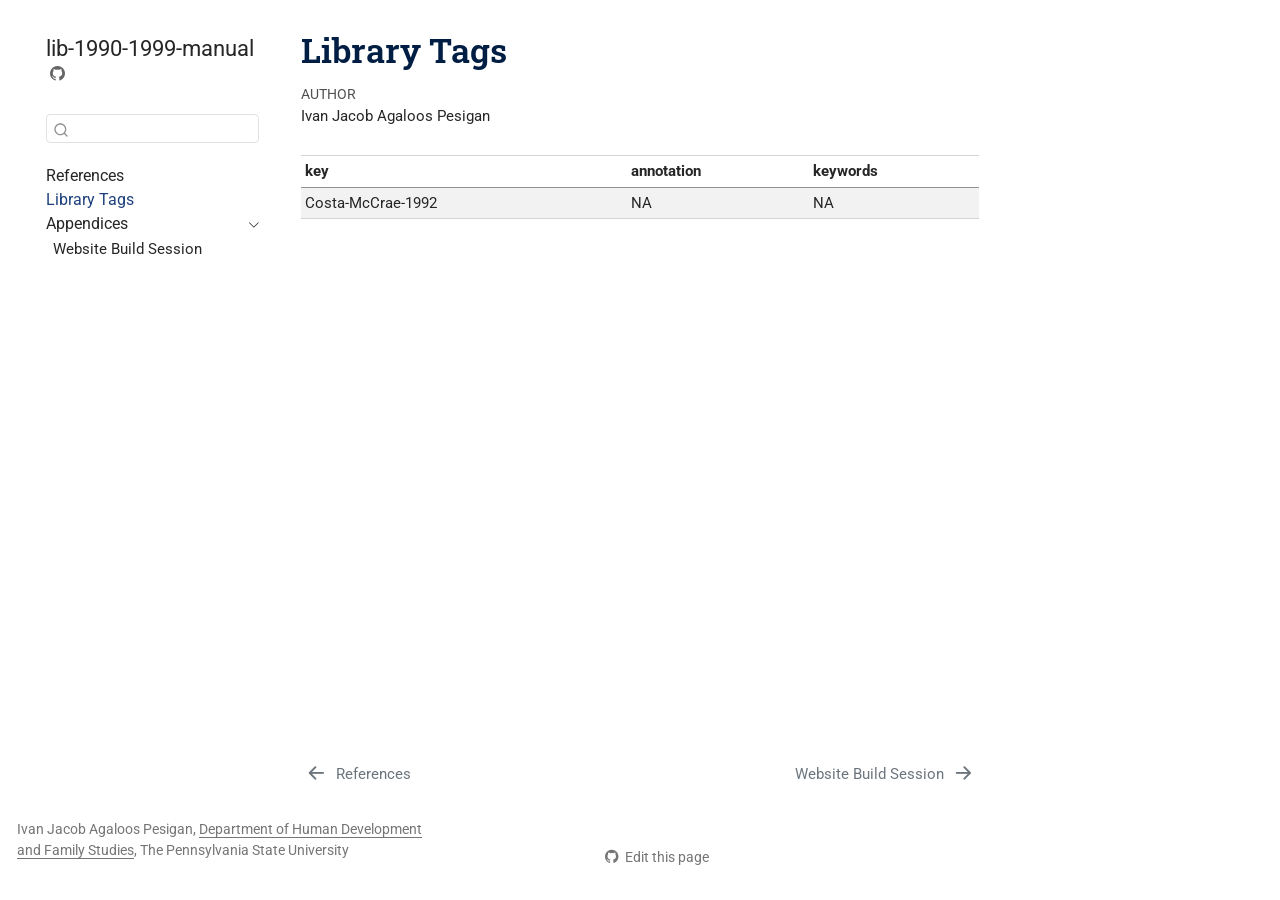
<file: .setup/quarto/tags/tags.html>
<!DOCTYPE html>
<html xmlns="http://www.w3.org/1999/xhtml" lang="en" xml:lang="en"><head>

<meta charset="utf-8">
<meta name="generator" content="quarto-1.10.18">

<meta name="viewport" content="width=device-width, initial-scale=1.0, user-scalable=yes">

<meta name="author" content="Ivan Jacob Agaloos Pesigan">

<title>Library Tags – lib-1990-1999-manual</title>
<style>
/* Default styles provided by pandoc.
** See https://pandoc.org/MANUAL.html#variables-for-html for config info.
*/
span.smallcaps{font-variant: small-caps;}
div.columns{display: flex; gap: 1.5em;}
div.column{flex: auto;}
@media screen {
div.columns{gap: min(4vw, 1.5em);}
div.column{overflow-x: auto;}
}
div.hanging-indent{margin-left: 1.5em; text-indent: -1.5em;}
ul.task-list{list-style: none;}
ul.task-list li input[type="checkbox"] {
  width: 0.8em;
  margin: 0 0.8em 0.2em -1em; /* quarto-specific, see https://github.com/quarto-dev/quarto-cli/issues/4556 */ 
  vertical-align: middle;
}
</style>


<script src="../../../site_libs/quarto-nav/quarto-nav.js"></script>
<script src="../../../site_libs/clipboard/clipboard.min.js"></script>
<script src="../../../site_libs/quarto-search/autocomplete.umd.js"></script>
<script src="../../../site_libs/quarto-search/fuse.min.js"></script>
<script src="../../../site_libs/quarto-search/quarto-search.js"></script>
<meta name="quarto:offset" content="../../../">
<link href="../../../.setup/quarto/session/session.html" rel="next">
<link href="../../../index.html" rel="prev">
<script src="../../../site_libs/quarto-html/quarto.js" type="module"></script>
<script src="../../../site_libs/quarto-html/tabsets/tabsets.js" type="module"></script>
<script src="../../../site_libs/quarto-html/popper.min.js"></script>
<script src="../../../site_libs/quarto-html/tippy.umd.min.js"></script>
<script src="../../../site_libs/quarto-html/anchor.min.js"></script>
<link href="../../../site_libs/quarto-html/tippy.css" rel="stylesheet">
<link href="../../../site_libs/quarto-html/quarto-syntax-highlighting-9f2e10f040d16531586f8c80be1a4e32.css" rel="stylesheet" id="quarto-text-highlighting-styles">
<script src="../../../site_libs/bootstrap/bootstrap.min.js"></script>
<link href="../../../site_libs/bootstrap/bootstrap-icons.css" rel="stylesheet">
<link href="../../../site_libs/bootstrap/bootstrap-326118d5c9f124185c3bfa0db4b4ff32.min.css" rel="stylesheet" append-hash="true" id="quarto-bootstrap" data-mode="light">
<script id="quarto-search-options" type="application/json">{
  "location": "sidebar",
  "copy-button": false,
  "collapse-after": 3,
  "panel-placement": "start",
  "type": "textbox",
  "limit": 50,
  "keyboard-shortcut": [
    "f",
    "/",
    "s"
  ],
  "show-item-context": false,
  "language": {
    "search-no-results-text": "No results",
    "search-matching-documents-text": "matching documents",
    "search-copy-link-title": "Copy link to search",
    "search-hide-matches-text": "Hide additional matches",
    "search-more-match-text": "more match in this document",
    "search-more-matches-text": "more matches in this document",
    "search-clear-button-title": "Clear",
    "search-text-placeholder": "",
    "search-detached-cancel-button-title": "Cancel",
    "search-submit-button-title": "Submit",
    "search-label": "Search"
  }
}</script>


</head>

<body class="nav-sidebar floating quarto-light">

<div id="quarto-search-results"></div>
  <header id="quarto-header" class="headroom fixed-top">
  <nav class="quarto-secondary-nav">
    <div class="container-fluid d-flex">
      <button type="button" class="quarto-btn-toggle btn" data-bs-toggle="collapse" role="button" data-bs-target=".quarto-sidebar-collapse-item" aria-controls="quarto-sidebar" aria-expanded="false" aria-label="Toggle sidebar navigation" onclick="if (window.quartoToggleHeadroom) { window.quartoToggleHeadroom(); }">
        <i class="bi bi-layout-text-sidebar-reverse"></i>
      </button>
        <nav class="quarto-page-breadcrumbs" aria-label="breadcrumb"><ol class="breadcrumb"><li class="breadcrumb-item"><a href="../../../.setup/quarto/tags/tags.html"><span class="chapter-title">Library Tags</span></a></li></ol></nav>
        <a class="flex-grow-1" role="navigation" data-bs-toggle="collapse" data-bs-target=".quarto-sidebar-collapse-item" aria-controls="quarto-sidebar" aria-expanded="false" aria-label="Toggle sidebar navigation" onclick="if (window.quartoToggleHeadroom) { window.quartoToggleHeadroom(); }">      
        </a>
      <button type="button" class="btn quarto-search-button" aria-label="Search" onclick="window.quartoOpenSearch();">
        <i class="bi bi-search"></i>
      </button>
    </div>
  </nav>
</header>
<!-- content -->
<div id="quarto-content" class="quarto-container page-columns page-rows-contents page-layout-article">
<!-- sidebar -->
  <nav id="quarto-sidebar" class="sidebar collapse collapse-horizontal quarto-sidebar-collapse-item sidebar-navigation floating overflow-auto">
    <div class="pt-lg-2 mt-2 text-left sidebar-header">
    <div class="sidebar-title mb-0 py-0">
      <a href="../../../">lib-1990-1999-manual</a> 
        <div class="sidebar-tools-main">
    <a href="https://github.com/ijapesigan/lib-1990-1999-manual" title="Source Code" class="quarto-navigation-tool px-1" aria-label="Source Code"><i class="bi bi-github"></i></a>
</div>
    </div>
      </div>
        <div class="mt-2 flex-shrink-0 align-items-center">
        <div class="sidebar-search">
        <div id="quarto-search" class="" title="Search"></div>
        </div>
        </div>
    <div class="sidebar-menu-container"> 
    <ul class="list-unstyled mt-1">
        <li class="sidebar-item">
  <div class="sidebar-item-container"> 
  <a href="../../../index.html" class="sidebar-item-text sidebar-link"><span class="chapter-title">References</span></a>
  </div>
</li>
        <li class="sidebar-item">
  <div class="sidebar-item-container"> 
  <a href="../../../.setup/quarto/tags/tags.html" class="sidebar-item-text sidebar-link active"><span class="chapter-title">Library Tags</span></a>
  </div>
</li>
        <li class="sidebar-item sidebar-item-section">
      <div class="sidebar-item-container"> 
            <a class="sidebar-item-text sidebar-link text-start" data-bs-toggle="collapse" data-bs-target="#quarto-sidebar-section-1" role="navigation" aria-expanded="true">
 <span class="menu-text">Appendices</span></a>
          <a class="sidebar-item-toggle text-start" data-bs-toggle="collapse" data-bs-target="#quarto-sidebar-section-1" role="navigation" aria-expanded="true" aria-label="Toggle section">
            <i class="bi bi-chevron-right ms-2"></i>
          </a> 
      </div>
      <ul id="quarto-sidebar-section-1" class="collapse list-unstyled sidebar-section depth1 show">  
          <li class="sidebar-item">
  <div class="sidebar-item-container"> 
  <a href="../../../.setup/quarto/session/session.html" class="sidebar-item-text sidebar-link"><span class="chapter-title">Website Build Session</span></a>
  </div>
</li>
      </ul>
  </li>
    </ul>
    </div>
</nav>
<div id="quarto-sidebar-glass" class="quarto-sidebar-collapse-item" data-bs-toggle="collapse" data-bs-target=".quarto-sidebar-collapse-item"></div>
<!-- margin-sidebar -->
    <div id="quarto-margin-sidebar" class="sidebar margin-sidebar zindex-bottom">
        
    </div>
<!-- main -->
<main class="content" id="quarto-document-content">

<header id="title-block-header" class="quarto-title-block default">
<div class="quarto-title">
<h1 class="title"><span class="chapter-title">Library Tags</span></h1>
</div>



<div class="quarto-title-meta">

    <div>
    <div class="quarto-title-meta-heading">Author</div>
    <div class="quarto-title-meta-contents">
             <p>Ivan Jacob Agaloos Pesigan </p>
          </div>
  </div>
    
  
    
  </div>
  


</header>


<div class="cell">
<div class="cell-output-display">
<table class="caption-top table table-sm table-striped small">
<thead>
<tr class="header">
<th style="text-align: left;">key</th>
<th style="text-align: left;">annotation</th>
<th style="text-align: left;">keywords</th>
</tr>
</thead>
<tbody>
<tr class="odd">
<td style="text-align: left;">Costa-McCrae-1992</td>
<td style="text-align: left;">NA</td>
<td style="text-align: left;">NA</td>
</tr>
</tbody>
</table>
</div>
</div>



</main> <!-- /main -->
<script id="quarto-html-after-body" type="application/javascript">
  window.document.addEventListener("DOMContentLoaded", function (event) {
    const icon = "";
    const anchorJS = new window.AnchorJS();
    anchorJS.options = {
      placement: 'right',
      icon: icon
    };
    anchorJS.add('.anchored');
    const isCodeAnnotation = (el) => {
      for (const clz of el.classList) {
        if (clz.startsWith('code-annotation-')) {                     
          return true;
        }
      }
      return false;
    }
    const onCopySuccess = function(e) {
      // button target
      const button = e.trigger;
      // don't keep focus
      button.blur();
      // flash "checked"
      button.classList.add('code-copy-button-checked');
      var currentTitle = button.getAttribute("title");
      button.setAttribute("title", "Copied!");
      let tooltip;
      if (window.bootstrap) {
        button.setAttribute("data-bs-toggle", "tooltip");
        button.setAttribute("data-bs-placement", "left");
        button.setAttribute("data-bs-title", "Copied!");
        tooltip = new bootstrap.Tooltip(button, 
          { trigger: "manual", 
            customClass: "code-copy-button-tooltip",
            offset: [0, -8]});
        tooltip.show();    
      }
      setTimeout(function() {
        if (tooltip) {
          tooltip.hide();
          button.removeAttribute("data-bs-title");
          button.removeAttribute("data-bs-toggle");
          button.removeAttribute("data-bs-placement");
        }
        button.setAttribute("title", currentTitle);
        button.classList.remove('code-copy-button-checked');
      }, 1000);
      // clear code selection
      e.clearSelection();
    }
    const getTextToCopy = function(trigger) {
      const outerScaffold = trigger.parentElement.cloneNode(true);
      const codeEl = outerScaffold.querySelector('code');
      for (const childEl of codeEl.children) {
        if (isCodeAnnotation(childEl)) {
          childEl.remove();
        }
      }
      return codeEl.innerText;
    }
    const clipboard = new window.ClipboardJS('.code-copy-button:not([data-in-quarto-modal])', {
      text: getTextToCopy
    });
    clipboard.on('success', onCopySuccess);
    if (window.document.getElementById('quarto-embedded-source-code-modal')) {
      const clipboardModal = new window.ClipboardJS('.code-copy-button[data-in-quarto-modal]', {
        text: getTextToCopy,
        container: window.document.getElementById('quarto-embedded-source-code-modal')
      });
      clipboardModal.on('success', onCopySuccess);
    }
      var localhostRegex = new RegExp(/^(?:http|https):\/\/localhost\:?[0-9]*\//);
      var mailtoRegex = new RegExp(/^mailto:/);
        var filterRegex = new RegExp("https:\/\/ijapesigan\.github\.io\/lib-1990-1999-manual\/index\.html");
      var isInternal = (href) => {
          return filterRegex.test(href) || localhostRegex.test(href) || mailtoRegex.test(href);
      }
      // Inspect non-navigation links and adorn them if external
     var links = window.document.querySelectorAll('a[href]:not(.nav-link):not(.navbar-brand):not(.toc-action):not(.sidebar-link):not(.sidebar-item-toggle):not(.pagination-link):not(.no-external):not([aria-hidden]):not(.dropdown-item):not(.quarto-navigation-tool):not(.about-link)');
      for (var i=0; i<links.length; i++) {
        const link = links[i];
        if (!isInternal(link.href)) {
          // undo the damage that might have been done by quarto-nav.js in the case of
          // links that we want to consider external
          if (link.dataset.originalHref !== undefined) {
            link.href = link.dataset.originalHref;
          }
        }
      }
    function tippyHover(el, contentFn, onTriggerFn, onUntriggerFn) {
      const config = {
        allowHTML: true,
        maxWidth: 500,
        delay: 100,
        arrow: false,
        appendTo: function(el) {
            return el.parentElement;
        },
        interactive: true,
        interactiveBorder: 10,
        theme: 'quarto',
        placement: 'bottom-start',
      };
      if (contentFn) {
        config.content = contentFn;
      }
      if (onTriggerFn) {
        config.onTrigger = onTriggerFn;
      }
      if (onUntriggerFn) {
        config.onUntrigger = onUntriggerFn;
      }
      window.tippy(el, config); 
    }
    const noterefs = window.document.querySelectorAll('a[role="doc-noteref"]');
    for (var i=0; i<noterefs.length; i++) {
      const ref = noterefs[i];
      tippyHover(ref, function() {
        // use id or data attribute instead here
        let href = ref.getAttribute('data-footnote-href') || ref.getAttribute('href');
        try { href = new URL(href).hash; } catch {}
        const id = href.replace(/^#\/?/, "");
        const note = window.document.getElementById(id);
        if (note) {
          return note.innerHTML;
        } else {
          return "";
        }
      });
    }
    const xrefs = window.document.querySelectorAll('a.quarto-xref');
    const processXRef = (id, note) => {
      // Strip column container classes
      const stripColumnClz = (el) => {
        el.classList.remove("page-full", "page-columns");
        if (el.children) {
          for (const child of el.children) {
            stripColumnClz(child);
          }
        }
      }
      stripColumnClz(note)
      if (id === null || id.startsWith('sec-')) {
        // Special case sections, only their first couple elements
        const container = document.createElement("div");
        if (note.children && note.children.length > 2) {
          container.appendChild(note.children[0].cloneNode(true));
          for (let i = 1; i < note.children.length; i++) {
            const child = note.children[i];
            if (child.tagName === "P" && child.innerText === "") {
              continue;
            } else {
              container.appendChild(child.cloneNode(true));
              break;
            }
          }
          if (window.Quarto?.typesetMath) {
            window.Quarto.typesetMath(container);
          }
          return container.innerHTML
        } else {
          if (window.Quarto?.typesetMath) {
            window.Quarto.typesetMath(note);
          }
          return note.innerHTML;
        }
      } else {
        // Remove any anchor links if they are present
        const anchorLink = note.querySelector('a.anchorjs-link');
        if (anchorLink) {
          anchorLink.remove();
        }
        if (window.Quarto?.typesetMath) {
          window.Quarto.typesetMath(note);
        }
        if (note.classList.contains("callout")) {
          return note.outerHTML;
        } else {
          return note.innerHTML;
        }
      }
    }
    for (var i=0; i<xrefs.length; i++) {
      const xref = xrefs[i];
      tippyHover(xref, undefined, function(instance) {
        instance.disable();
        let url = xref.getAttribute('href');
        let hash = undefined; 
        if (url.startsWith('#')) {
          hash = url;
        } else {
          try { hash = new URL(url).hash; } catch {}
        }
        if (hash) {
          const id = hash.replace(/^#\/?/, "");
          const note = window.document.getElementById(id);
          if (note !== null) {
            try {
              const html = processXRef(id, note.cloneNode(true));
              instance.setContent(html);
            } finally {
              instance.enable();
              instance.show();
            }
          } else {
            // See if we can fetch this
            fetch(url.split('#')[0])
            .then(res => res.text())
            .then(html => {
              const parser = new DOMParser();
              const htmlDoc = parser.parseFromString(html, "text/html");
              const note = htmlDoc.getElementById(id);
              if (note !== null) {
                const html = processXRef(id, note);
                instance.setContent(html);
              } 
            }).finally(() => {
              instance.enable();
              instance.show();
            });
          }
        } else {
          // See if we can fetch a full url (with no hash to target)
          // This is a special case and we should probably do some content thinning / targeting
          fetch(url)
          .then(res => res.text())
          .then(html => {
            const parser = new DOMParser();
            const htmlDoc = parser.parseFromString(html, "text/html");
            const note = htmlDoc.querySelector('main.content');
            if (note !== null) {
              // This should only happen for chapter cross references
              // (since there is no id in the URL)
              // remove the first header
              if (note.children.length > 0 && note.children[0].tagName === "HEADER") {
                note.children[0].remove();
              }
              const html = processXRef(null, note);
              instance.setContent(html);
            } 
          }).finally(() => {
            instance.enable();
            instance.show();
          });
        }
      }, function(instance) {
      });
    }
        let selectedAnnoteEl;
        const selectorForAnnotation = ( cell, annotation) => {
          let cellAttr = 'data-code-cell="' + cell + '"';
          let lineAttr = 'data-code-annotation="' +  annotation + '"';
          const selector = 'span[' + cellAttr + '][' + lineAttr + ']';
          return selector;
        }
        const selectCodeLines = (annoteEl) => {
          const doc = window.document;
          const targetCell = annoteEl.getAttribute("data-target-cell");
          const targetAnnotation = annoteEl.getAttribute("data-target-annotation");
          const annoteSpan = window.document.querySelector(selectorForAnnotation(targetCell, targetAnnotation));
          const lines = annoteSpan.getAttribute("data-code-lines").split(",");
          const lineIds = lines.map((line) => {
            return targetCell + "-" + line;
          })
          let top = null;
          let height = null;
          let parent = null;
          if (lineIds.length > 0) {
              //compute the position of the single el (top and bottom and make a div)
              const el = window.document.getElementById(lineIds[0]);
              top = el.offsetTop;
              height = el.offsetHeight;
              parent = el.parentElement.parentElement;
            if (lineIds.length > 1) {
              const lastEl = window.document.getElementById(lineIds[lineIds.length - 1]);
              const bottom = lastEl.offsetTop + lastEl.offsetHeight;
              height = bottom - top;
            }
            if (top !== null && height !== null && parent !== null) {
              // cook up a div (if necessary) and position it 
              let div = window.document.getElementById("code-annotation-line-highlight");
              if (div === null) {
                div = window.document.createElement("div");
                div.setAttribute("id", "code-annotation-line-highlight");
                div.style.position = 'absolute';
                parent.appendChild(div);
              }
              div.style.top = top - 2 + "px";
              div.style.height = height + 4 + "px";
              div.style.left = 0;
              let gutterDiv = window.document.getElementById("code-annotation-line-highlight-gutter");
              if (gutterDiv === null) {
                gutterDiv = window.document.createElement("div");
                gutterDiv.setAttribute("id", "code-annotation-line-highlight-gutter");
                gutterDiv.style.position = 'absolute';
                const codeCell = window.document.getElementById(targetCell);
                const gutter = codeCell.querySelector('.code-annotation-gutter');
                gutter.appendChild(gutterDiv);
              }
              gutterDiv.style.top = top - 2 + "px";
              gutterDiv.style.height = height + 4 + "px";
            }
            selectedAnnoteEl = annoteEl;
          }
        };
        const unselectCodeLines = () => {
          const elementsIds = ["code-annotation-line-highlight", "code-annotation-line-highlight-gutter"];
          elementsIds.forEach((elId) => {
            const div = window.document.getElementById(elId);
            if (div) {
              div.remove();
            }
          });
          selectedAnnoteEl = undefined;
        };
          // Handle positioning of the toggle
      window.addEventListener(
        "resize",
        throttle(() => {
          elRect = undefined;
          if (selectedAnnoteEl) {
            selectCodeLines(selectedAnnoteEl);
          }
        }, 10)
      );
      function throttle(fn, ms) {
      let throttle = false;
      let timer;
        return (...args) => {
          if(!throttle) { // first call gets through
              fn.apply(this, args);
              throttle = true;
          } else { // all the others get throttled
              if(timer) clearTimeout(timer); // cancel #2
              timer = setTimeout(() => {
                fn.apply(this, args);
                timer = throttle = false;
              }, ms);
          }
        };
      }
        // Attach click handler to the DT
        const annoteDls = window.document.querySelectorAll('dt[data-target-cell]');
        for (const annoteDlNode of annoteDls) {
          annoteDlNode.addEventListener('click', (event) => {
            const clickedEl = event.target;
            if (clickedEl !== selectedAnnoteEl) {
              unselectCodeLines();
              const activeEl = window.document.querySelector('dt[data-target-cell].code-annotation-active');
              if (activeEl) {
                activeEl.classList.remove('code-annotation-active');
              }
              selectCodeLines(clickedEl);
              clickedEl.classList.add('code-annotation-active');
            } else {
              // Unselect the line
              unselectCodeLines();
              clickedEl.classList.remove('code-annotation-active');
            }
          });
        }
    const findCites = (el) => {
      const parentEl = el.parentElement;
      if (parentEl) {
        const cites = parentEl.dataset.cites;
        if (cites) {
          return {
            el,
            cites: cites.split(' ')
          };
        } else {
          return findCites(el.parentElement)
        }
      } else {
        return undefined;
      }
    };
    var bibliorefs = window.document.querySelectorAll('a[role="doc-biblioref"]');
    for (var i=0; i<bibliorefs.length; i++) {
      const ref = bibliorefs[i];
      const citeInfo = findCites(ref);
      if (citeInfo) {
        tippyHover(citeInfo.el, function() {
          var popup = window.document.createElement('div');
          citeInfo.cites.forEach(function(cite) {
            var citeDiv = window.document.createElement('div');
            citeDiv.classList.add('hanging-indent');
            citeDiv.classList.add('csl-entry');
            var biblioDiv = window.document.getElementById('ref-' + cite);
            if (biblioDiv) {
              citeDiv.innerHTML = biblioDiv.innerHTML;
            }
            popup.appendChild(citeDiv);
          });
          return popup.innerHTML;
        });
      }
    }
  });
  </script>
<nav class="page-navigation">
  <div class="nav-page nav-page-previous">
      <a href="../../../index.html" class="pagination-link" aria-label="References">
        <i class="bi bi-arrow-left-short"></i> <span class="nav-page-text"><span class="chapter-title">References</span></span>
      </a>          
  </div>
  <div class="nav-page nav-page-next">
      <a href="../../../.setup/quarto/session/session.html" class="pagination-link" aria-label="Website Build Session">
        <span class="nav-page-text"><span class="chapter-title">Website Build Session</span></span> <i class="bi bi-arrow-right-short"></i>
      </a>
  </div>
</nav>
</div> <!-- /content -->
<footer class="footer">
  <div class="nav-footer">
    <div class="nav-footer-left">
<p>Ivan Jacob Agaloos Pesigan, <a href="https://hhd.psu.edu/hdfs">Department of Human Development and Family Studies</a>, The Pennsylvania State University</p>
</div>   
    <div class="nav-footer-center">
      &nbsp;
    <div class="toc-actions"><ul><li><a href="https://github.com/ijapesigan/lib-1990-1999-manual/edit/main/.setup/quarto/tags/tags.qmd" class="toc-action"><i class="bi bi-github"></i>Edit this page</a></li></ul></div></div>
    <div class="nav-footer-right">
      &nbsp;
    </div>
  </div>
</footer>




</body></html>
</file>
<file: site_libs/quarto-html/tippy.css>
.tippy-box[data-animation=fade][data-state=hidden]{opacity:0}[data-tippy-root]{max-width:calc(100vw - 10px)}.tippy-box{position:relative;background-color:#333;color:#fff;border-radius:4px;font-size:14px;line-height:1.4;white-space:normal;outline:0;transition-property:transform,visibility,opacity}.tippy-box[data-placement^=top]>.tippy-arrow{bottom:0}.tippy-box[data-placement^=top]>.tippy-arrow:before{bottom:-7px;left:0;border-width:8px 8px 0;border-top-color:initial;transform-origin:center top}.tippy-box[data-placement^=bottom]>.tippy-arrow{top:0}.tippy-box[data-placement^=bottom]>.tippy-arrow:before{top:-7px;left:0;border-width:0 8px 8px;border-bottom-color:initial;transform-origin:center bottom}.tippy-box[data-placement^=left]>.tippy-arrow{right:0}.tippy-box[data-placement^=left]>.tippy-arrow:before{border-width:8px 0 8px 8px;border-left-color:initial;right:-7px;transform-origin:center left}.tippy-box[data-placement^=right]>.tippy-arrow{left:0}.tippy-box[data-placement^=right]>.tippy-arrow:before{left:-7px;border-width:8px 8px 8px 0;border-right-color:initial;transform-origin:center right}.tippy-box[data-inertia][data-state=visible]{transition-timing-function:cubic-bezier(.54,1.5,.38,1.11)}.tippy-arrow{width:16px;height:16px;color:#333}.tippy-arrow:before{content:"";position:absolute;border-color:transparent;border-style:solid}.tippy-content{position:relative;padding:5px 9px;z-index:1}
</file>
<file: site_libs/quarto-html/quarto-syntax-highlighting-9f2e10f040d16531586f8c80be1a4e32.css>
/* quarto syntax highlight colors */
:root {
  --quarto-hl-ot-color: #003B4F;
  --quarto-hl-at-color: #657422;
  --quarto-hl-ss-color: #20794D;
  --quarto-hl-an-color: #5E5E5E;
  --quarto-hl-fu-color: #4758AB;
  --quarto-hl-st-color: #20794D;
  --quarto-hl-cf-color: #003B4F;
  --quarto-hl-op-color: #5E5E5E;
  --quarto-hl-er-color: #AD0000;
  --quarto-hl-bn-color: #AD0000;
  --quarto-hl-al-color: #AD0000;
  --quarto-hl-va-color: #111111;
  --quarto-hl-bu-color: inherit;
  --quarto-hl-ex-color: inherit;
  --quarto-hl-pp-color: #AD0000;
  --quarto-hl-in-color: #5E5E5E;
  --quarto-hl-vs-color: #20794D;
  --quarto-hl-wa-color: #5E5E5E;
  --quarto-hl-do-color: #5E5E5E;
  --quarto-hl-im-color: #00769E;
  --quarto-hl-ch-color: #20794D;
  --quarto-hl-dt-color: #AD0000;
  --quarto-hl-fl-color: #AD0000;
  --quarto-hl-co-color: #5E5E5E;
  --quarto-hl-cv-color: #5E5E5E;
  --quarto-hl-cn-color: #8f5902;
  --quarto-hl-sc-color: #5E5E5E;
  --quarto-hl-dv-color: #AD0000;
  --quarto-hl-kw-color: #003B4F;
}

/* other quarto variables */
:root {
  --quarto-font-monospace: "Roboto Mono", ui-monospace, Menlo, Consolas, monospace;
}

/* syntax highlight based on Pandoc's rules */
pre > code.sourceCode > span {
  color: #003B4F;
}

code.sourceCode > span {
  color: #003B4F;
}

div.sourceCode,
div.sourceCode pre.sourceCode {
  color: #003B4F;
}

/* Normal */
code span {
  color: #003B4F;
}

/* Alert */
code span.al {
  color: #AD0000;
  font-style: inherit;
}

/* Annotation */
code span.an {
  color: #5E5E5E;
  font-style: inherit;
}

/* Attribute */
code span.at {
  color: #657422;
  font-style: inherit;
}

/* BaseN */
code span.bn {
  color: #AD0000;
  font-style: inherit;
}

/* BuiltIn */
code span.bu {
  font-style: inherit;
}

/* ControlFlow */
code span.cf {
  color: #003B4F;
  font-weight: bold;
  font-style: inherit;
}

/* Char */
code span.ch {
  color: #20794D;
  font-style: inherit;
}

/* Constant */
code span.cn {
  color: #8f5902;
  font-style: inherit;
}

/* Comment */
code span.co {
  color: #5E5E5E;
  font-style: inherit;
}

/* CommentVar */
code span.cv {
  color: #5E5E5E;
  font-style: italic;
}

/* Documentation */
code span.do {
  color: #5E5E5E;
  font-style: italic;
}

/* DataType */
code span.dt {
  color: #AD0000;
  font-style: inherit;
}

/* DecVal */
code span.dv {
  color: #AD0000;
  font-style: inherit;
}

/* Error */
code span.er {
  color: #AD0000;
  font-style: inherit;
}

/* Extension */
code span.ex {
  font-style: inherit;
}

/* Float */
code span.fl {
  color: #AD0000;
  font-style: inherit;
}

/* Function */
code span.fu {
  color: #4758AB;
  font-style: inherit;
}

/* Import */
code span.im {
  color: #00769E;
  font-style: inherit;
}

/* Information */
code span.in {
  color: #5E5E5E;
  font-style: inherit;
}

/* Keyword */
code span.kw {
  color: #003B4F;
  font-weight: bold;
  font-style: inherit;
}

/* Operator */
code span.op {
  color: #5E5E5E;
  font-style: inherit;
}

/* Other */
code span.ot {
  color: #003B4F;
  font-style: inherit;
}

/* Preprocessor */
code span.pp {
  color: #AD0000;
  font-style: inherit;
}

/* SpecialChar */
code span.sc {
  color: #5E5E5E;
  font-style: inherit;
}

/* SpecialString */
code span.ss {
  color: #20794D;
  font-style: inherit;
}

/* String */
code span.st {
  color: #20794D;
  font-style: inherit;
}

/* Variable */
code span.va {
  color: #111111;
  font-style: inherit;
}

/* VerbatimString */
code span.vs {
  color: #20794D;
  font-style: inherit;
}

/* Warning */
code span.wa {
  color: #5E5E5E;
  font-style: italic;
}

.prevent-inlining {
  content: "</";
}

/*# sourceMappingURL=6c2b3ca75fc455dee67a423328458de7.css.map */
</file>
